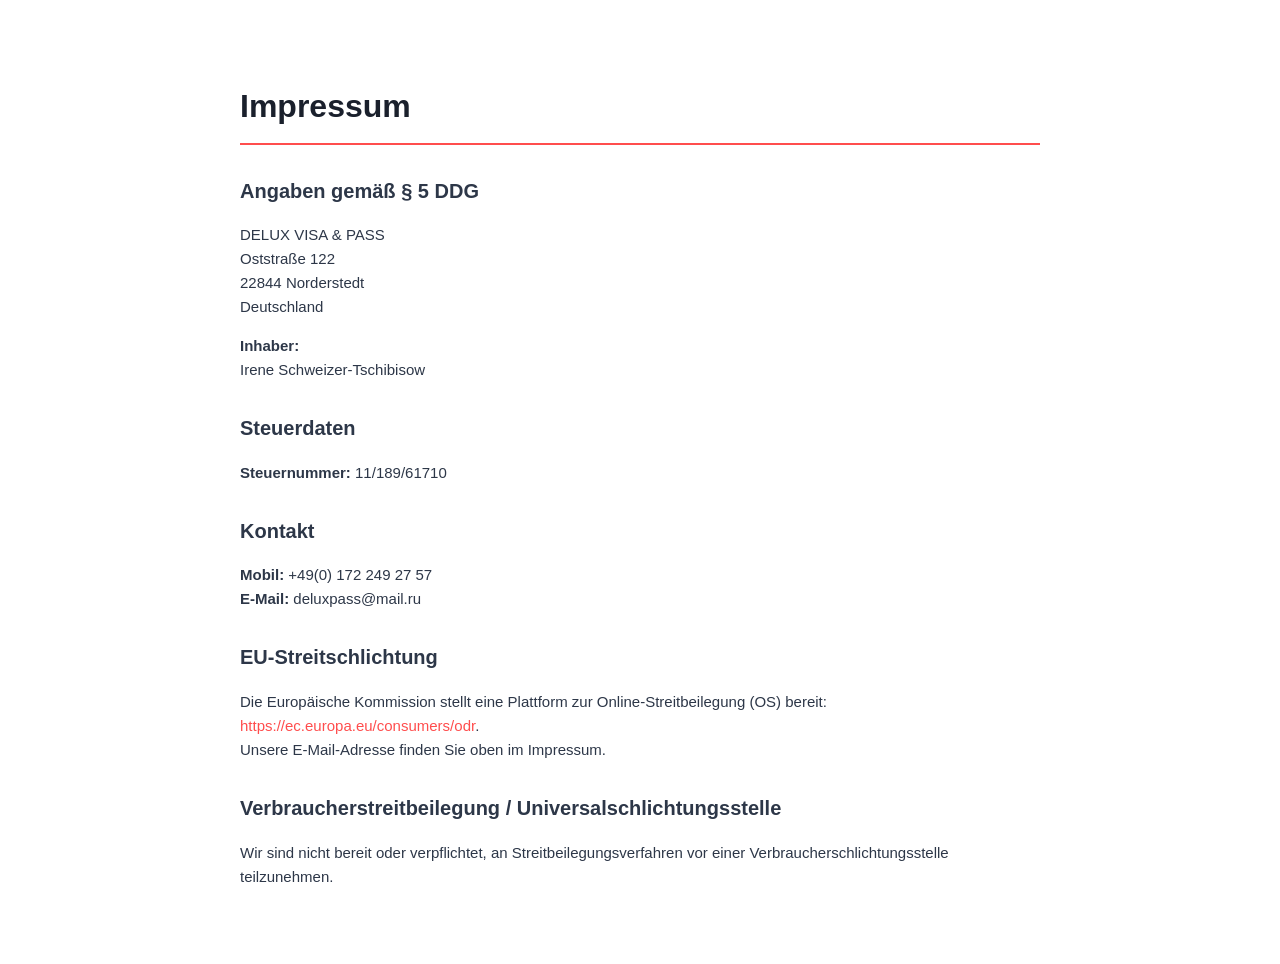
<file: impressum.html>
<!DOCTYPE html>
<html lang="de">
<head>
    <meta charset="UTF-8">
    <meta name="viewport" content="width=device-width, initial-scale=1.0">
    <title>Impressum</title>
    <style>
        body {
            font-family: 'Montserrat', sans-serif;
            background-color: #ffffff;
            color: #2d3748;
            line-height: 1.6;
            padding: 60px 20px;
            max-width: 800px;
            margin: 0 auto;
        }
        h1 {
            color: #1a202c;
            border-bottom: 2px solid #ff4d4d; /* Твой фирменный красный */
            padding-bottom: 10px;
            font-size: 32px;
            margin-bottom: 30px;
        }
        h2 {
            color: #2d3748;
            margin-top: 30px;
            font-size: 20px;
        }
        p { margin-bottom: 15px; font-size: 15px; }
        a { color: #ff4d4d; text-decoration: none; }
        a:hover { text-decoration: underline; }
    </style>
</head>
<body>

    <h1>Impressum</h1>

    <h2>Angaben gemäß § 5 DDG</h2>
    <p>
        DELUX VISA & PASS<br>
        Oststraße 122<br>
        22844 Norderstedt<br>
        Deutschland
    </p>

    <p>
        <strong>Inhaber:</strong><br>
        Irene Schweizer-Tschibisow
    </p>

    <h2>Steuerdaten</h2>
    <p>
        <strong>Steuernummer:</strong> 11/189/61710
    </p>

    <h2>Kontakt</h2>
    <p>
        <strong>Mobil:</strong> +49(0) 172 249 27 57<br>
        <strong>E-Mail:</strong> deluxpass@mail.ru
    </p>

    <h2>EU-Streitschlichtung</h2>
    <p>
        Die Europäische Kommission stellt eine Plattform zur Online-Streitbeilegung (OS) bereit: 
        <a href="https://ec.europa.eu/consumers/odr" target="_blank" rel="noopener noreferrer">https://ec.europa.eu/consumers/odr</a>.<br>
        Unsere E-Mail-Adresse finden Sie oben im Impressum.
    </p>

    <h2>Verbraucherstreitbeilegung / Universalschlichtungsstelle</h2>
    <p>
        Wir sind nicht bereit oder verpflichtet, an Streitbeilegungsverfahren vor einer Verbraucherschlichtungsstelle teilzunehmen.
    </p>

</body>
</html>
</file>
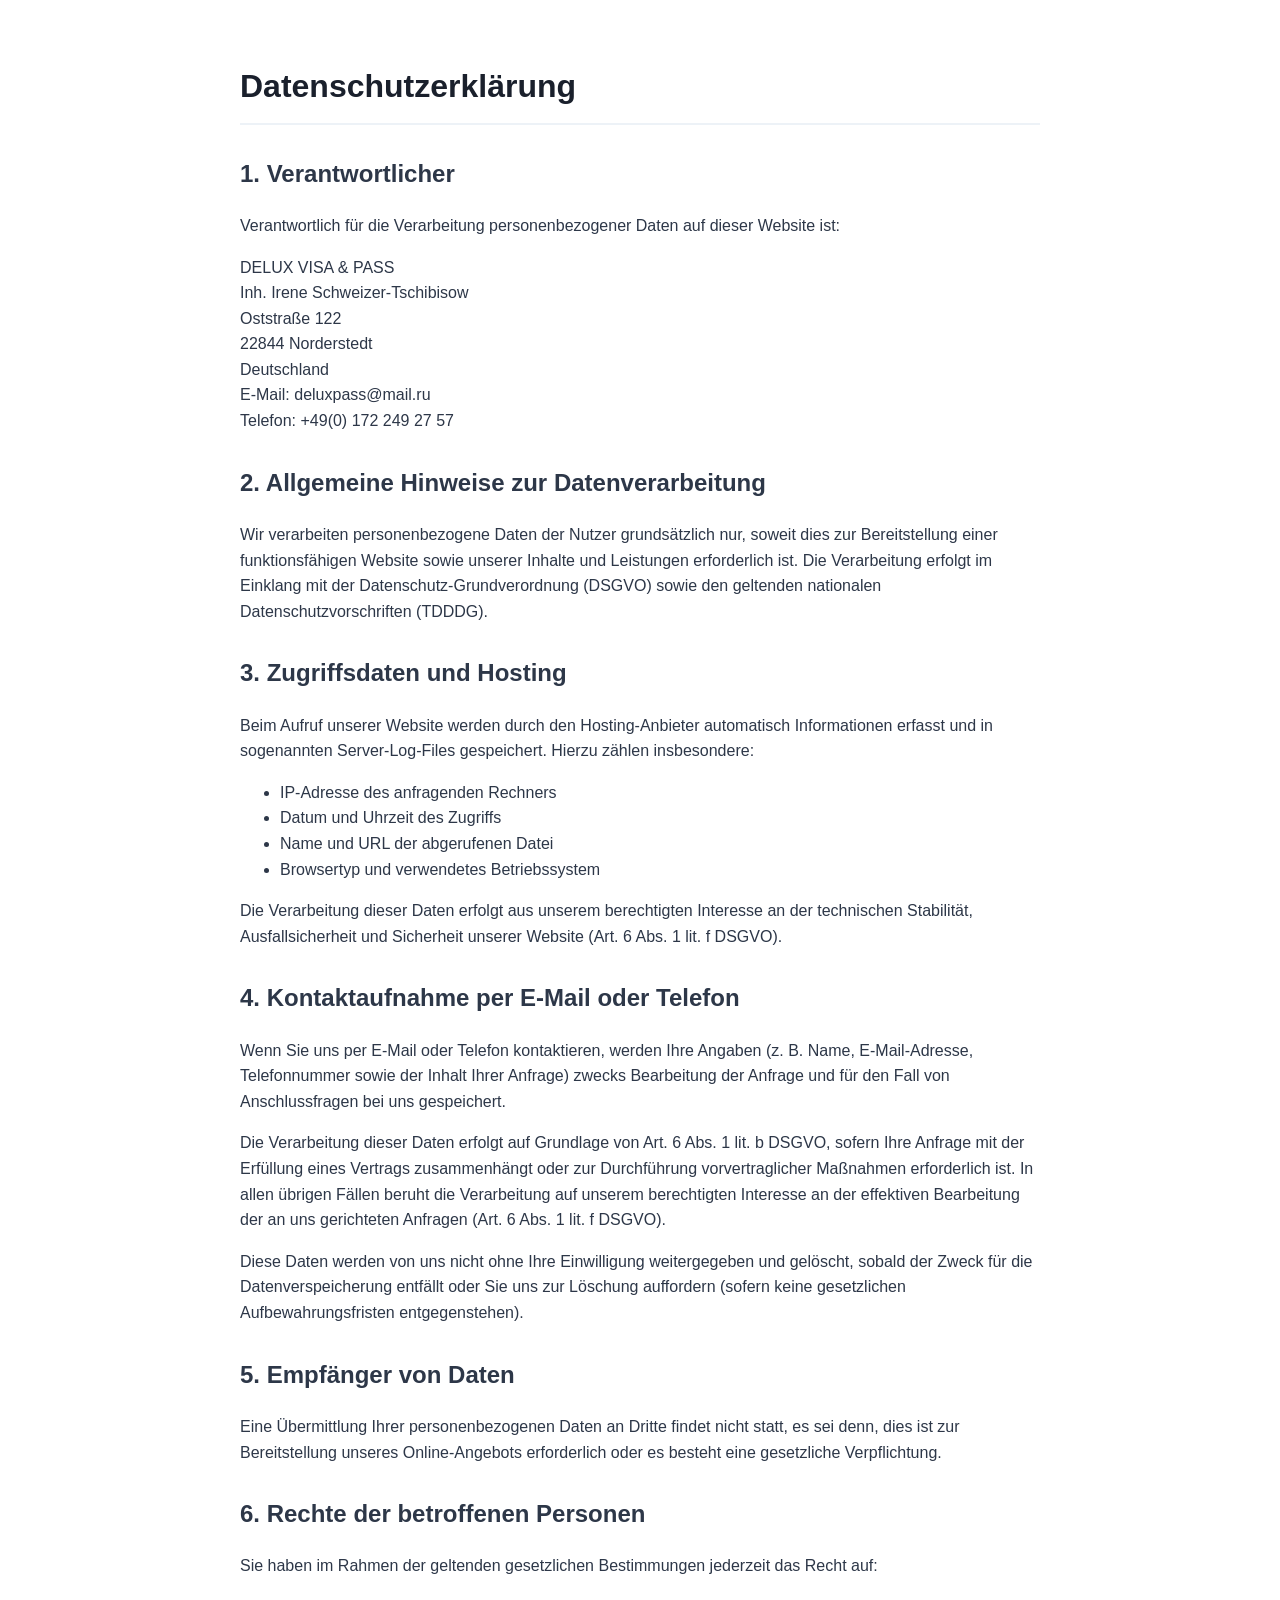
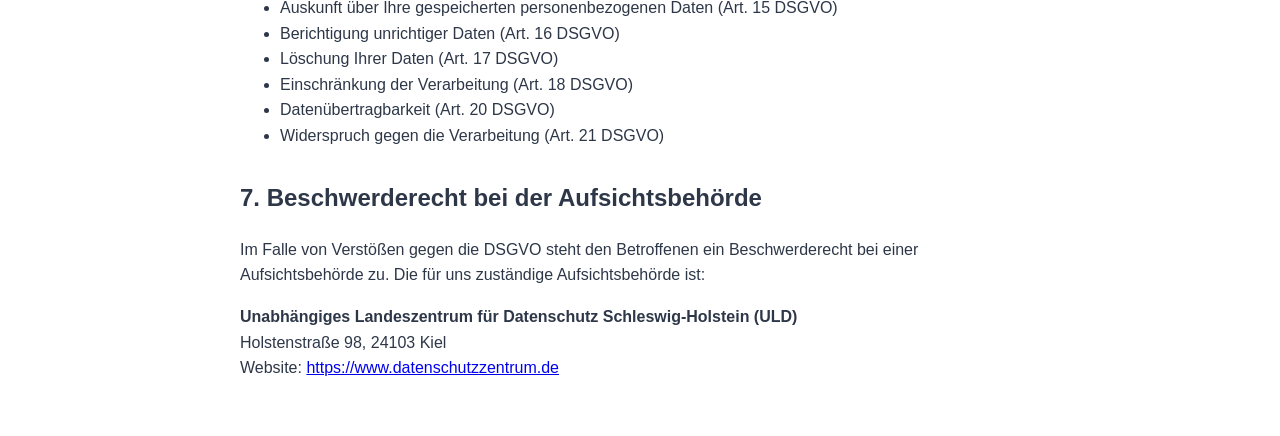
<file: privacy.html>
<!DOCTYPE html>
<html lang="de">
<head>
    <meta charset="UTF-8">
    <meta name="viewport" content="width=device-width, initial-scale=1.0">
    <title>Datenschutzerklärung</title>
    <style>
        body {
            font-family: 'Montserrat', sans-serif;
            background-color: #ffffff;
            color: #2d3748;
            line-height: 1.6;
            padding: 40px 20px;
            max-width: 800px;
            margin: 0 auto;
        }
        h1 { color: #1a202c; border-bottom: 2px solid #edf2f7; padding-bottom: 10px; }
        h2 { color: #2d3748; margin-top: 30px; }
        p { margin-bottom: 15px; }
    </style>
</head>
<body>

    <h1>Datenschutzerklärung</h1>

    <h2>1. Verantwortlicher</h2>
    <p>
        Verantwortlich für die Verarbeitung personenbezogener Daten auf dieser Website ist:
    </p>
    <p>
        DELUX VISA & PASS<br>
        Inh. Irene Schweizer-Tschibisow<br>
        Oststraße 122<br>
        22844 Norderstedt<br>
        Deutschland<br>
        E-Mail: deluxpass@mail.ru<br>
        Telefon: +49(0) 172 249 27 57
    </p>

    <h2>2. Allgemeine Hinweise zur Datenverarbeitung</h2>
    <p>
        Wir verarbeiten personenbezogene Daten der Nutzer grundsätzlich nur, soweit dies zur Bereitstellung einer funktionsfähigen Website sowie unserer Inhalte und Leistungen erforderlich ist. Die Verarbeitung erfolgt im Einklang mit der Datenschutz-Grundverordnung (DSGVO) sowie den geltenden nationalen Datenschutzvorschriften (TDDDG).
    </p>

    <h2>3. Zugriffsdaten und Hosting</h2>
    <p>
        Beim Aufruf unserer Website werden durch den Hosting-Anbieter automatisch Informationen erfasst und in sogenannten Server-Log-Files gespeichert. Hierzu zählen insbesondere:
    </p>
    <ul>
        <li>IP-Adresse des anfragenden Rechners</li>
        <li>Datum und Uhrzeit des Zugriffs</li>
        <li>Name und URL der abgerufenen Datei</li>
        <li>Browsertyp und verwendetes Betriebssystem</li>
    </ul>
    <p>
        Die Verarbeitung dieser Daten erfolgt aus unserem berechtigten Interesse an der technischen Stabilität, Ausfallsicherheit und Sicherheit unserer Website (Art. 6 Abs. 1 lit. f DSGVO).
    </p>

    <h2>4. Kontaktaufnahme per E-Mail oder Telefon</h2>
    <p>
        Wenn Sie uns per E-Mail oder Telefon kontaktieren, werden Ihre Angaben (z. B. Name, E-Mail-Adresse, Telefonnummer sowie der Inhalt Ihrer Anfrage) zwecks Bearbeitung der Anfrage und für den Fall von Anschlussfragen bei uns gespeichert.
    </p>
    <p>
        Die Verarbeitung dieser Daten erfolgt auf Grundlage von Art. 6 Abs. 1 lit. b DSGVO, sofern Ihre Anfrage mit der Erfüllung eines Vertrags zusammenhängt oder zur Durchführung vorvertraglicher Maßnahmen erforderlich ist. In allen übrigen Fällen beruht die Verarbeitung auf unserem berechtigten Interesse an der effektiven Bearbeitung der an uns gerichteten Anfragen (Art. 6 Abs. 1 lit. f DSGVO).
    </p>
    <p>
        Diese Daten werden von uns nicht ohne Ihre Einwilligung weitergegeben und gelöscht, sobald der Zweck für die Datenverspeicherung entfällt oder Sie uns zur Löschung auffordern (sofern keine gesetzlichen Aufbewahrungsfristen entgegenstehen).
    </p>

    <h2>5. Empfänger von Daten</h2>
    <p>
        Eine Übermittlung Ihrer personenbezogenen Daten an Dritte findet nicht statt, es sei denn, dies ist zur Bereitstellung unseres Online-Angebots erforderlich oder es besteht eine gesetzliche Verpflichtung.
    </p>

    <h2>6. Rechte der betroffenen Personen</h2>
    <p>
        Sie haben im Rahmen der geltenden gesetzlichen Bestimmungen jederzeit das Recht auf:
    </p>
    <ul>
        <li>Auskunft über Ihre gespeicherten personenbezogenen Daten (Art. 15 DSGVO)</li>
        <li>Berichtigung unrichtiger Daten (Art. 16 DSGVO)</li>
        <li>Löschung Ihrer Daten (Art. 17 DSGVO)</li>
        <li>Einschränkung der Verarbeitung (Art. 18 DSGVO)</li>
        <li>Datenübertragbarkeit (Art. 20 DSGVO)</li>
        <li>Widerspruch gegen die Verarbeitung (Art. 21 DSGVO)</li>
    </ul>

    <h2>7. Beschwerderecht bei der Aufsichtsbehörde</h2>
    <p>
        Im Falle von Verstößen gegen die DSGVO steht den Betroffenen ein Beschwerderecht bei einer Aufsichtsbehörde zu. Die für uns zuständige Aufsichtsbehörde ist:
    </p>
    <p>
        <strong>Unabhängiges Landeszentrum für Datenschutz Schleswig-Holstein (ULD)</strong><br>
        Holstenstraße 98, 24103 Kiel<br>
        Website: <a href="https://www.datenschutzzentrum.de" target="_blank" rel="noopener noreferrer">https://www.datenschutzzentrum.de</a>
    </p>

</body>
</html>
</file>
